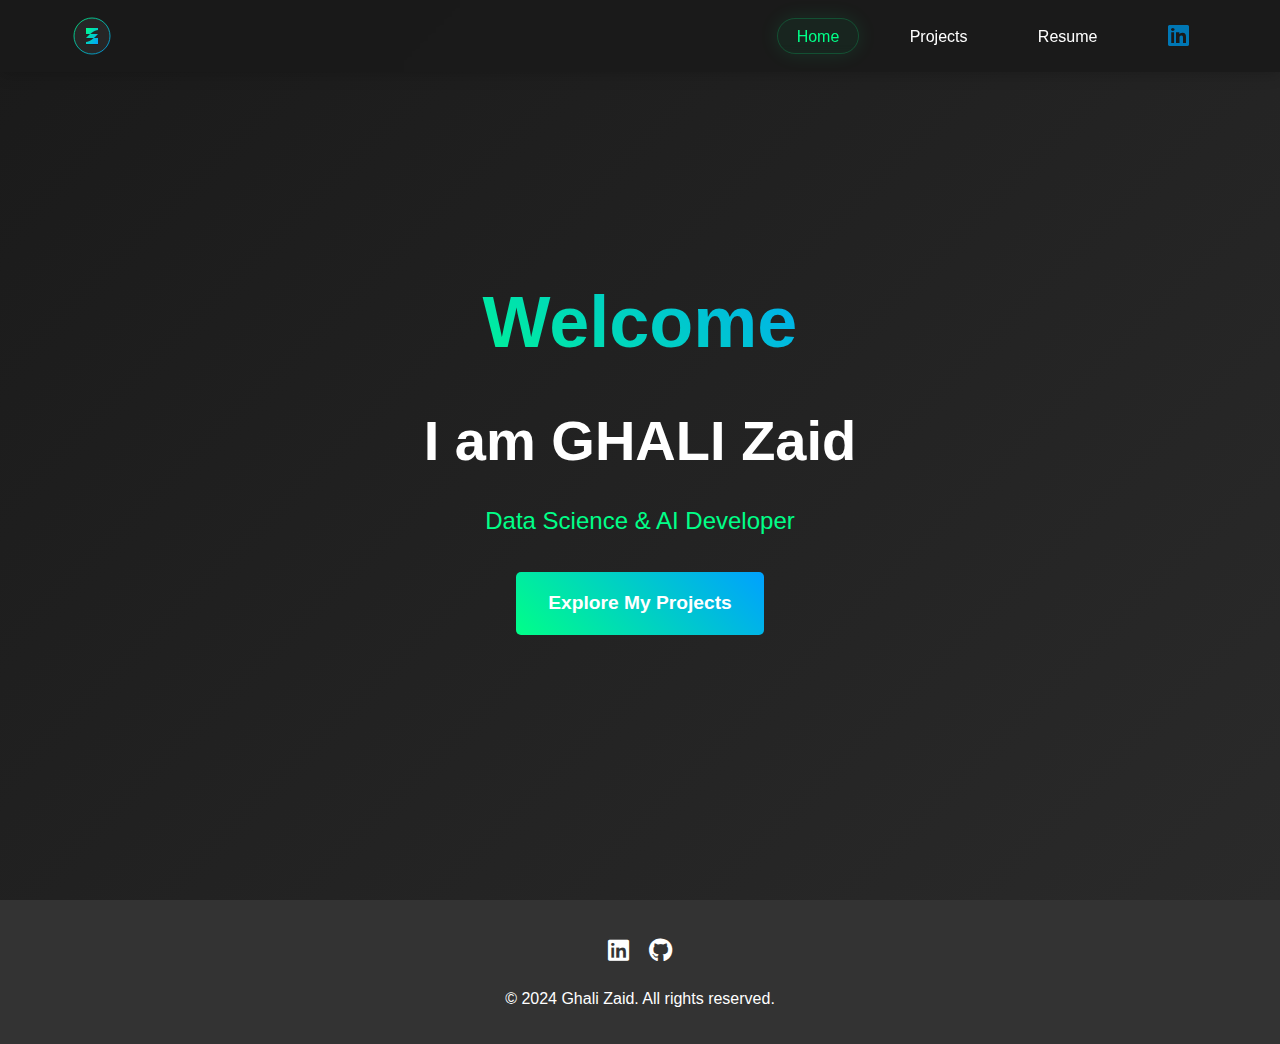
<file: index.html>
<!DOCTYPE html>
<html lang="en">
<head>
    <meta charset="UTF-8">
    <meta name="viewport" content="width=device-width, initial-scale=1.0">
    <title>Ghali Zaid - Portfolio</title>
    <link rel="icon" type="image/svg+xml" href="favicon.svg">
    <link rel="stylesheet" href="styles.css">
    <link rel="stylesheet" href="https://cdnjs.cloudflare.com/ajax/libs/font-awesome/6.0.0/css/all.min.css">
</head>
<body>
    <!-- Navigation -->
    <nav>
        <div class="nav-container">
            <div class="nav-logo">
                <img src="favicon.svg" alt="GZ" class="nav-logo-img">
            </div>
            <ul class="nav-links">
                <li><a href="index.html" class="active">Home</a></li>
                <li><a href="projects.html">Projects</a></li>
                <li><a href="resume.html">Resume</a></li>
                <li><a href="https://www.linkedin.com/in/zaid-ghali/" class="linkedin-nav" target="_blank">
                    <i class="fab fa-linkedin"></i>
                </a></li>
            </ul>
        </div>
    </nav>

    <!-- Hero Section -->
    <section id="home" class="hero">
        <div class="hero-content">
            <div class="welcome-text">
                <h1>Welcome</h1>
                <h2>I am GHALI Zaid</h2>
                <p class="tagline">Data Science & AI Developer</p>
            </div>
            <div class="hero-buttons">
                <a href="projects.html" class="cta-button">Explore My Projects</a>
            </div>
        </div>
    </section>

    <!-- Projects Section -->
    <section id="projects" class="projects">
        <h2>AI Projects & Visualizations</h2>
        <div class="projects-grid">
            <!-- AI Project Card Example -->
            <div class="project-card">
                <h3>AI Visualization Project</h3>
                <div class="project-visualization">
                    <!-- Placeholder for AI visualization -->
                    <div class="visualization-container">
                        <!-- Your AI visualization will go here -->
                    </div>
                </div>
                <p class="project-description">Interactive visualization of AI concepts and implementations.</p>
                <div class="project-tech">
                    <span class="tech-tag">Python</span>
                    <span class="tech-tag">TensorFlow</span>
                    <span class="tech-tag">D3.js</span>
                </div>
                <div class="project-links">
                    <a href="#" class="project-link"><i class="fab fa-github"></i> Code</a>
                    <a href="#" class="project-link"><i class="fas fa-external-link-alt"></i> Live Demo</a>
                </div>
            </div>
        </div>
    </section>

    <!-- Footer -->
    <footer>
        <div class="social-links">
            <a href="https://www.linkedin.com/in/zaid-ghali/" target="_blank"><i class="fab fa-linkedin"></i></a>
            <a href="#"><i class="fab fa-github"></i></a>
        </div>
        <p>&copy; 2024 Ghali Zaid. All rights reserved.</p>
    </footer>
</body>
</html>
</file>
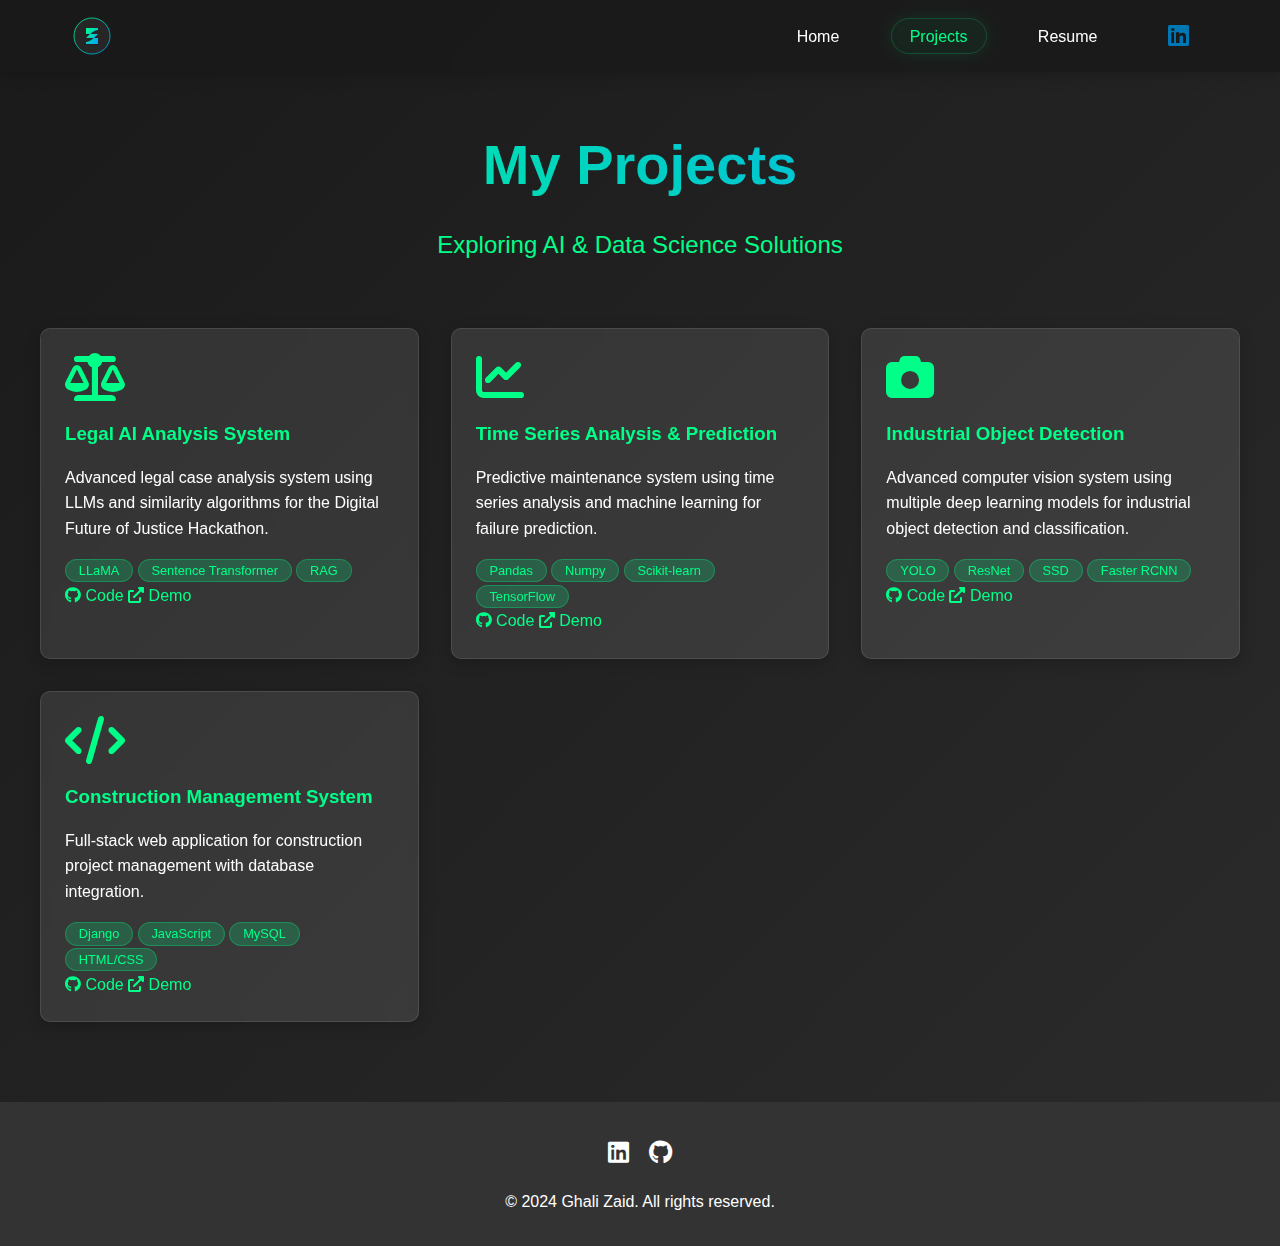
<file: projects.html>
<!DOCTYPE html>
<html lang="en">
<head>
    <meta charset="UTF-8">
    <meta name="viewport" content="width=device-width, initial-scale=1.0">
    <title>Projects - Ghali Zaid</title>
    <link rel="icon" type="image/svg+xml" href="favicon.svg">
    <link rel="stylesheet" href="styles.css">
    <link rel="stylesheet" href="https://cdnjs.cloudflare.com/ajax/libs/font-awesome/6.0.0/css/all.min.css">
</head>
<body>
    <nav>
        <div class="nav-container">
            <div class="nav-logo">
                <img src="favicon.svg" alt="GZ" class="nav-logo-img">
            </div>
            <ul class="nav-links">
                <li><a href="index.html">Home</a></li>
                <li><a href="projects.html" class="active">Projects</a></li>
                <li><a href="resume.html">Resume</a></li>
                <li><a href="https://www.linkedin.com/in/zaid-ghali/" class="linkedin-nav" target="_blank">
                    <i class="fab fa-linkedin"></i>
                </a></li>
            </ul>
        </div>
    </nav>

    <section class="projects-page">
        <div class="projects-header">
            <h1>My Projects</h1>
            <p>Exploring AI & Data Science Solutions</p>
        </div>
        <div class="projects-grid">
            <!-- Digital Future of Justice Project -->
            <div class="project-card">
                <div class="project-visualization">
                    <div class="visualization-container">
                        <i class="fas fa-balance-scale project-icon"></i>
                    </div>
                </div>
                <h3>Legal AI Analysis System</h3>
                <p class="project-description">Advanced legal case analysis system using LLMs and similarity algorithms for the Digital Future of Justice Hackathon.</p>
                <div class="project-tech">
                    <span class="tech-tag">LLaMA</span>
                    <span class="tech-tag">Sentence Transformer</span>
                    <span class="tech-tag">RAG</span>
                </div>
                <div class="project-links">
                    <a href="#" class="project-link"><i class="fab fa-github"></i> Code</a>
                    <a href="#" class="project-link"><i class="fas fa-external-link-alt"></i> Demo</a>
                </div>
            </div>

            <!-- VTEC Project -->
            <div class="project-card">
                <div class="project-visualization">
                    <div class="visualization-container">
                        <i class="fas fa-chart-line project-icon"></i>
                    </div>
                </div>
                <h3>Time Series Analysis & Prediction</h3>
                <p class="project-description">Predictive maintenance system using time series analysis and machine learning for failure prediction.</p>
                <div class="project-tech">
                    <span class="tech-tag">Pandas</span>
                    <span class="tech-tag">Numpy</span>
                    <span class="tech-tag">Scikit-learn</span>
                    <span class="tech-tag">TensorFlow</span>
                </div>
                <div class="project-links">
                    <a href="#" class="project-link"><i class="fab fa-github"></i> Code</a>
                    <a href="#" class="project-link"><i class="fas fa-external-link-alt"></i> Demo</a>
                </div>
            </div>

            <!-- SEW USOCOME Project -->
            <div class="project-card">
                <div class="project-visualization">
                    <div class="visualization-container">
                        <i class="fas fa-camera project-icon"></i>
                    </div>
                </div>
                <h3>Industrial Object Detection</h3>
                <p class="project-description">Advanced computer vision system using multiple deep learning models for industrial object detection and classification.</p>
                <div class="project-tech">
                    <span class="tech-tag">YOLO</span>
                    <span class="tech-tag">ResNet</span>
                    <span class="tech-tag">SSD</span>
                    <span class="tech-tag">Faster RCNN</span>
                </div>
                <div class="project-links">
                    <a href="#" class="project-link"><i class="fab fa-github"></i> Code</a>
                    <a href="#" class="project-link"><i class="fas fa-external-link-alt"></i> Demo</a>
                </div>
            </div>

            <!-- LC Béton Project -->
            <div class="project-card">
                <div class="project-visualization">
                    <div class="visualization-container">
                        <i class="fas fa-code project-icon"></i>
                    </div>
                </div>
                <h3>Construction Management System</h3>
                <p class="project-description">Full-stack web application for construction project management with database integration.</p>
                <div class="project-tech">
                    <span class="tech-tag">Django</span>
                    <span class="tech-tag">JavaScript</span>
                    <span class="tech-tag">MySQL</span>
                    <span class="tech-tag">HTML/CSS</span>
                </div>
                <div class="project-links">
                    <a href="#" class="project-link"><i class="fab fa-github"></i> Code</a>
                    <a href="#" class="project-link"><i class="fas fa-external-link-alt"></i> Demo</a>
                </div>
            </div>
        </div>
    </section>

    <footer>
        <div class="social-links">
            <a href="https://www.linkedin.com/in/zaid-ghali/" target="_blank"><i class="fab fa-linkedin"></i></a>
            <a href="#"><i class="fab fa-github"></i></a>
        </div>
        <p>&copy; 2024 Ghali Zaid. All rights reserved.</p>
    </footer>
</body>
</html>
</file>
<file: styles.css>
/* General Styles */
* {
    margin: 0;
    padding: 0;
    box-sizing: border-box;
}

body {
    font-family: 'Arial', sans-serif;
    line-height: 1.6;
}

/* Navigation */
nav {
    position: fixed;
    width: 100%;
    background: rgba(26, 26, 26, 0.9);
    padding: 1rem 0;
    box-shadow: 0 2px 15px rgba(0, 0, 0, 0.2);
    backdrop-filter: blur(8px);
    -webkit-backdrop-filter: blur(8px);
    z-index: 1000;
}

.nav-container {
    max-width: 1200px;
    margin: 0 auto;
    display: flex;
    justify-content: space-between;
    align-items: center;
    padding: 0 2rem;
}

.nav-logo {
    display: flex;
    align-items: center;
}

.nav-logo-img {
    height: 40px;
    width: 40px;
    margin-right: 1rem;
    transition: transform 0.3s ease;
}

.nav-logo-img:hover {
    transform: scale(1.1);
}

.nav-links {
    list-style: none;
    display: flex;
    gap: 2rem;
    align-items: center;
}

.nav-links a {
    text-decoration: none;
    color: #ffffff;
    font-weight: 500;
    transition: all 0.4s cubic-bezier(0.4, 0, 0.2, 1);
    padding: 0.6rem 1.2rem;
    border-radius: 30px;
    position: relative;
    overflow: hidden;
}

.nav-links a:hover {
    color: #00ff88;
}

.nav-links .linkedin-nav {
    font-size: 1.5rem;
    color: #0077b5;
    transition: color 0.3s ease;
}

.nav-links .linkedin-nav:hover {
    color: #005582;
}

/* Add this new style for active state */
.nav-links a.active {
    background: rgba(0, 255, 136, 0.05);
    color: #00ff88;
    box-shadow: 0 0 20px rgba(0, 255, 136, 0.1);
    backdrop-filter: blur(5px);
}

.nav-links a.active::before {
    content: '';
    position: absolute;
    top: 0;
    left: 0;
    right: 0;
    bottom: 0;
    border: 1px solid rgba(0, 255, 136, 0.2);
    border-radius: 30px;
    animation: pulseGlow 2s cubic-bezier(0.4, 0, 0.2, 1) infinite;
}

/* Hero Section */
.hero {
    height: 100vh;
    display: flex;
    align-items: center;
    justify-content: center;
    text-align: center;
    background: linear-gradient(135deg, #1a1a1a, #2a2a2a);
    color: white;
}

.welcome-text {
    margin-bottom: 2rem;
}

.welcome-text h1 {
    font-size: 4.5rem;
    margin-bottom: 1rem;
    /* Fallback color in case gradient doesn't work */
    color: #00ff88;
    /* Gradient text effect with all vendor prefixes */
    background: linear-gradient(45deg, #00ff88, #00a1ff);
    background-clip: text;
    -webkit-background-clip: text;
    -moz-background-clip: text;
    -webkit-text-fill-color: transparent;
    animation: fadeInUp 1.2s cubic-bezier(0.4, 0, 0.2, 1);
}

.welcome-text h2 {
    font-size: 3.5rem;
    margin-bottom: 1rem;
    color: #ffffff;
    animation: fadeInUp 1.2s cubic-bezier(0.4, 0, 0.2, 1) 0.3s backwards;
}

.tagline {
    font-size: 1.5rem;
    color: #00ff88;
    margin-bottom: 2rem;
    animation: fadeInUp 1.2s cubic-bezier(0.4, 0, 0.2, 1) 0.6s backwards;
}

.hero-buttons {
    display: flex;
    gap: 1rem;
    justify-content: center;
    margin-top: 2rem;
}

.cta-button {
    background: linear-gradient(45deg, #00ff88, #00a1ff);
    border: none;
    padding: 1rem 2rem;
    font-size: 1.2rem;
    font-weight: bold;
    color: white;
    text-decoration: none;
    border-radius: 5px;
    transition: transform 0.3s ease, box-shadow 0.3s ease;
}

.cta-button:hover {
    transform: translateY(-2px);
    box-shadow: 0 5px 15px rgba(0, 255, 136, 0.3);
}

/* Projects Section */
.projects {
    display: none;
}

/* Footer */
footer {
    padding: 2rem;
    text-align: center;
    background: #333;
    color: white;
}

.social-links {
    margin-bottom: 1rem;
}

.social-links a {
    color: white;
    margin: 0 0.5rem;
    font-size: 1.5rem;
    transition: color 0.3s ease;
}

.social-links a:hover {
    color: #00ff88;
}

/* Animations */
@keyframes fadeInUp {
    from {
        opacity: 0;
        transform: translateY(30px);
    }
    to {
        opacity: 1;
        transform: translateY(0);
    }
}

@keyframes pulseGlow {
    0% {
        opacity: 1;
        transform: scale(1);
    }
    50% {
        opacity: 0.5;
        transform: scale(1.05);
    }
    100% {
        opacity: 1;
        transform: scale(1);
    }
}

/* Projects Page Styles */
.projects-page {
    min-height: 100vh;
    padding: 120px 2rem 5rem;
    background: linear-gradient(135deg, #1a1a1a, #2a2a2a);
    color: white;
}

.projects-header {
    text-align: center;
    margin-bottom: 4rem;
}

.projects-header h1 {
    font-size: 3.5rem;
    margin-bottom: 1rem;
    background: linear-gradient(45deg, #00ff88, #00a1ff);
    background-clip: text;
    -webkit-background-clip: text;
    -webkit-text-fill-color: transparent;
    animation: fadeInUp 1s ease-out;
}

.projects-header p {
    font-size: 1.5rem;
    color: #00ff88;
    animation: fadeInUp 1s ease-out 0.3s backwards;
}

.projects-grid {
    display: grid;
    grid-template-columns: repeat(auto-fit, minmax(300px, 1fr));
    gap: 2rem;
    max-width: 1200px;
    margin: 0 auto;
}

.project-card {
    background: rgba(255, 255, 255, 0.1);
    padding: 1.5rem;
    border-radius: 10px;
    box-shadow: 0 4px 15px rgba(0, 0, 0, 0.2);
    transition: transform 0.3s ease, box-shadow 0.3s ease;
    backdrop-filter: blur(5px);
    border: 1px solid rgba(255, 255, 255, 0.1);
}

.project-card:hover {
    transform: translateY(-5px);
    box-shadow: 0 10px 25px rgba(0, 255, 136, 0.2);
}

.project-icon {
    font-size: 3rem;
    color: #00ff88;
}

.project-card h3 {
    color: #00ff88;
    margin: 1rem 0;
}

.project-description {
    color: #ffffff;
    margin-bottom: 1rem;
}

.tech-tag {
    background: rgba(0, 255, 136, 0.2);
    color: #00ff88;
    padding: 0.2rem 0.8rem;
    border-radius: 15px;
    font-size: 0.8rem;
    border: 1px solid rgba(0, 255, 136, 0.3);
}

.project-link {
    color: #00ff88;
    text-decoration: none;
    transition: color 0.3s ease;
}

.project-link:hover {
    color: #00a1ff;
}

/* Resume Page Styles */
.resume-page {
    min-height: 100vh;
    padding: 120px 2rem 5rem;
    background: linear-gradient(135deg, #1a1a1a, #2a2a2a);
    color: white;
}

.resume-header {
    text-align: center;
    margin-bottom: 3rem;
}

.resume-header h1 {
    font-size: 3.5rem;
    margin-bottom: 1rem;
    background: linear-gradient(45deg, #00ff88, #00a1ff);
    background-clip: text;
    -webkit-background-clip: text;
    -webkit-text-fill-color: transparent;
    animation: fadeInUp 1s ease-out;
}

.resume-content {
    max-width: 900px;
    margin: 0 auto;
    animation: fadeInUp 1s ease-out 0.3s backwards;
}

.resume-section {
    background: rgba(255, 255, 255, 0.1);
    padding: 2rem;
    border-radius: 10px;
    margin-bottom: 2rem;
    backdrop-filter: blur(5px);
    border: 1px solid rgba(255, 255, 255, 0.1);
}

.resume-section h2 {
    color: #00ff88;
    margin-bottom: 1.5rem;
    font-size: 2rem;
}

.resume-item {
    margin-bottom: 1.5rem;
    padding-bottom: 1.5rem;
    border-bottom: 1px solid rgba(255, 255, 255, 0.1);
}

.resume-item:last-child {
    border-bottom: none;
    margin-bottom: 0;
    padding-bottom: 0;
}

.resume-item h3 {
    color: #ffffff;
    font-size: 1.3rem;
    margin-bottom: 0.5rem;
}

.institution {
    color: #00a1ff;
    font-weight: 500;
    margin-bottom: 0.3rem;
}

.date {
    color: rgba(255, 255, 255, 0.7);
    font-size: 0.9rem;
    margin-bottom: 1rem;
}

.skills-grid {
    display: grid;
    grid-template-columns: repeat(auto-fit, minmax(250px, 1fr));
    gap: 2rem;
}

.skill-category h3 {
    color: #00a1ff;
    margin-bottom: 1rem;
}

.skill-tags {
    display: flex;
    flex-wrap: wrap;
    gap: 0.5rem;
}

.skill-tag {
    background: rgba(0, 255, 136, 0.2);
    color: #00ff88;
    padding: 0.4rem 1rem;
    border-radius: 20px;
    font-size: 0.9rem;
    border: 1px solid rgba(0, 255, 136, 0.3);
}

.experience-details {
    list-style-type: none;
    padding-left: 1rem;
}

.experience-details li {
    position: relative;
    padding-left: 1.5rem;
    margin-bottom: 0.5rem;
    color: rgba(255, 255, 255, 0.9);
}

.experience-details li::before {
    content: "•";
    color: #00ff88;
    position: absolute;
    left: 0;
}

/* Add to your existing styles */
.protected-info {
    margin-bottom: 1rem;
}

.info-item {
    margin-bottom: 0.5rem;
}

.protected-text {
    color: #00ff88;
    font-style: italic;
    min-width: 120px;
    display: inline-block;
}

.reveal-btn {
    background: rgba(0, 255, 136, 0.05);
    border: 1px solid rgba(0, 255, 136, 0.2);
    color: #00ff88;
    padding: 0.5rem 1.2rem;
    border-radius: 30px;
    cursor: pointer;
    margin-left: 1rem;
    font-size: 0.9rem;
    transition: all 0.4s cubic-bezier(0.4, 0, 0.2, 1);
    backdrop-filter: blur(5px);
}

.reveal-btn:hover {
    background: rgba(0, 255, 136, 0.1);
    transform: translateY(-2px);
    box-shadow: 0 5px 15px rgba(0, 255, 136, 0.15);
}

.reveal-btn:active {
    transform: translateY(0);
}

.reveal-btn i {
    margin-right: 0.3rem;
}

#phone, #email {
    display: inline-block;
    min-width: 100px;
}
</file>
